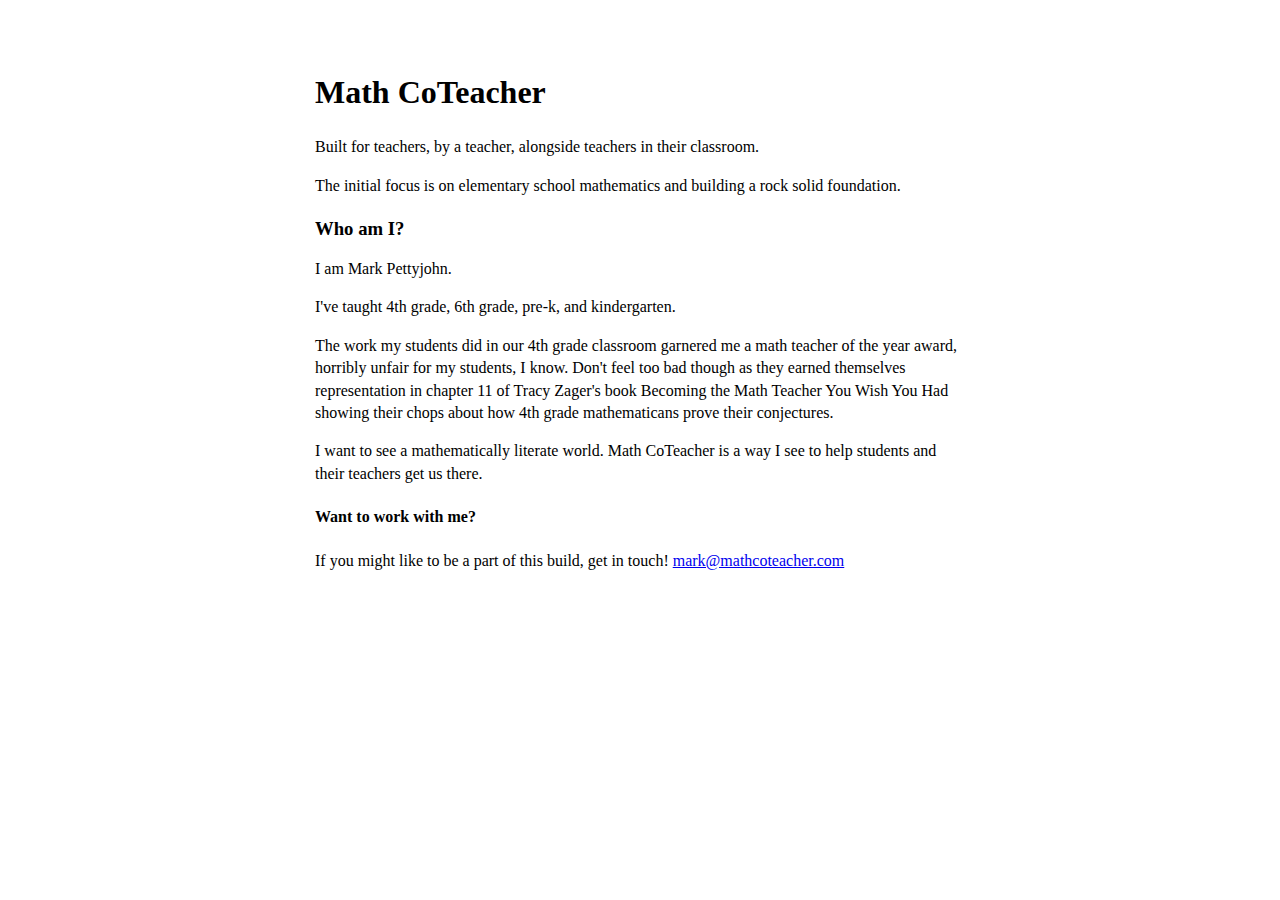
<file: index.html>
<!DOCTYPE html>
<html lang="en">
<head>
    <meta charset="UTF-8">
    <meta http-equiv="X-UA-Compatible" content="IE=edge">
    <meta name="viewport" content="width=device-width, initial-scale=1.0">
    <title>Math CoTeacher</title>
    <style>
	body { 
	  line-height: 1.4;
	    font-size: 16px;
	    padding: 0 10px;
	    margin: 50px auto;
	    max-width: 650px;
	}

	#maincontent
	{
	max-width:42em;margin:15 auto;
	}
    .note {
            font-style: italic;
            font-size: 0.9em;
        }
        .no-underline:link, .no-underline:visited {
    text-decoration: none;
    color: inherit;
}

.no-underline:hover, .no-underline:focus {
    text-decoration: none;
}
.members-list {
    margin-top: 0;
}
h3 {
    margin-bottom: 4px;
}

</style>
</head>
<body>
<div id="maincontent" style="margin-top:70px">
        <h1 class="main-heading">Math CoTeacher </h1>
        <p>
            Built for teachers, by a teacher, alongside teachers in their classroom.
            </p>
         <p> 
            The initial focus is on elementary school mathematics and building a rock solid foundation.
            </p>
        
        <h3>Who am I? </h3>
        <p> I am Mark Pettyjohn.</p>
        <p>I've taught 4th grade, 6th grade, pre-k, and kindergarten. </p>
            <p>The work my students did in our 4th grade classroom garnered me a math teacher of the year award, horribly unfair for my students, I know. Don't feel too bad though as they earned themselves representation in chapter 11 of Tracy Zager's book <a href="https://www.routledge.com/Becoming-the-Math-Teacher-You-Wish-Youd-Had-Ideas-and-Strategies-from-Vibrant-Classrooms/JohnstonZager/p/book/9781571109965" class="no-underline">Becoming the Math Teacher You Wish You Had</a> showing their chops about how 4th grade mathematicans prove their conjectures.</p>
            <p>I want to see a mathematically literate world. Math CoTeacher is a way I see to help students and their teachers get us there.</p>

        <h4>Want to work with me?</h4>
        <p>If you might like to be a part of this build, get in touch! <a href="mailto:mark@mathcoteacher.com” class="email-link">mark@mathcoteacher.com</a></p>
    </div>
</body>
</html>
</file>
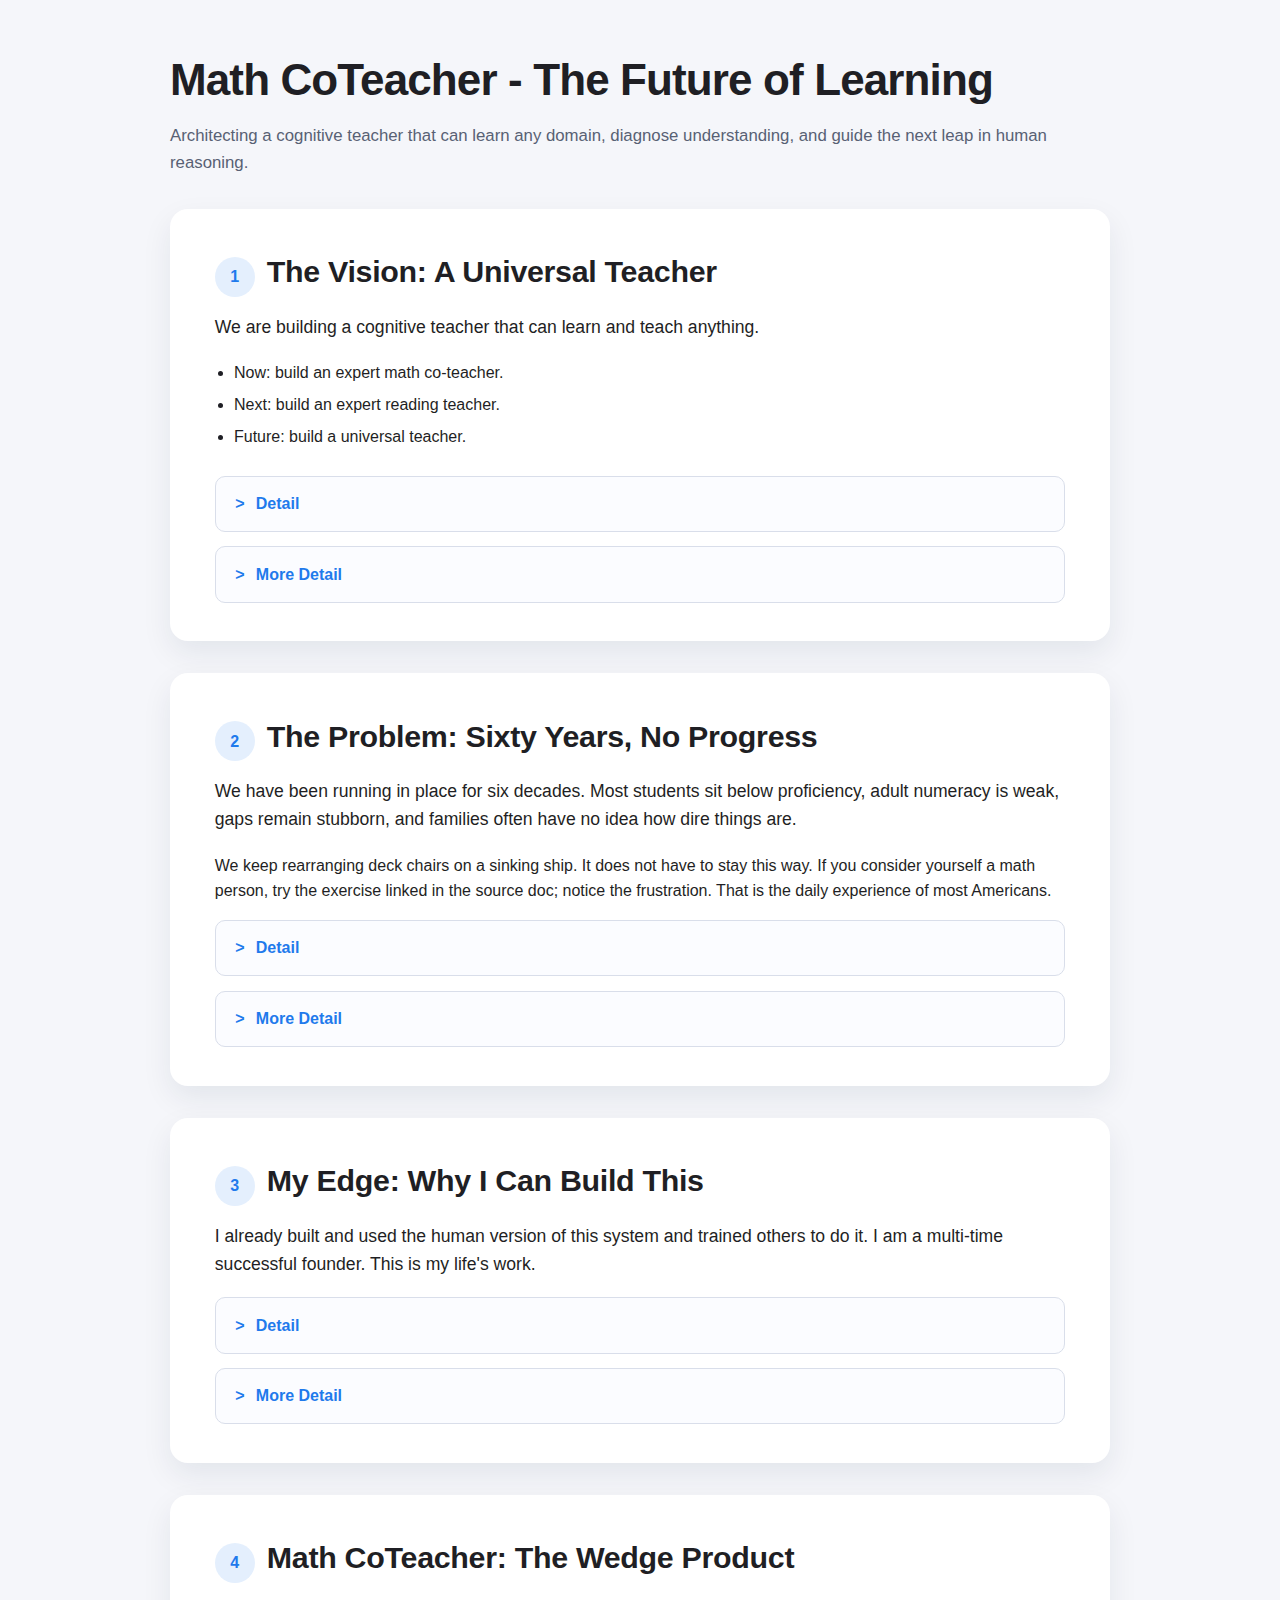
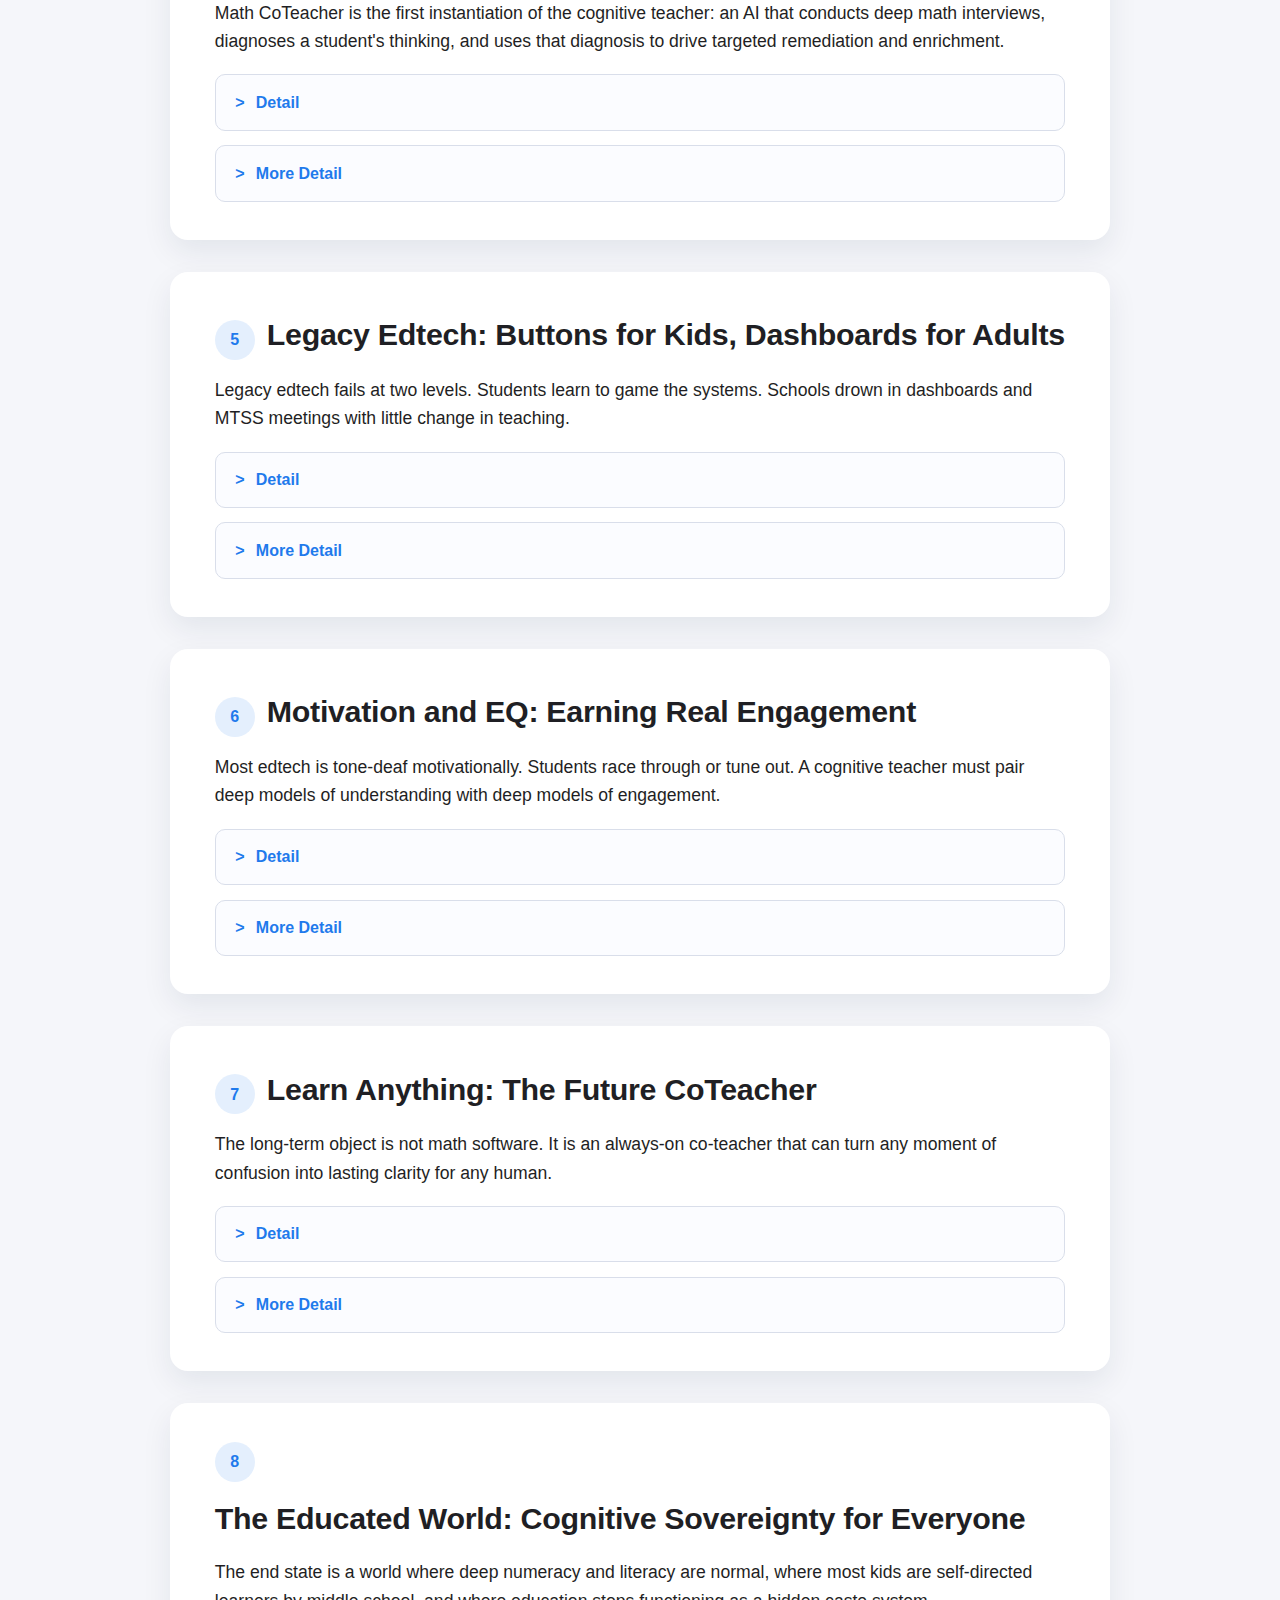
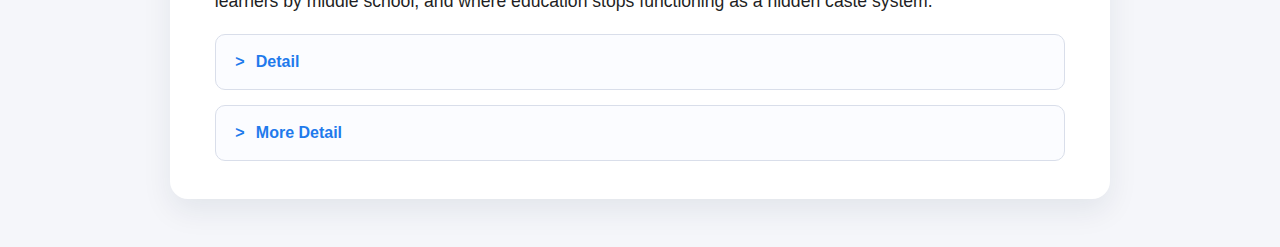
<file: 34.html>
<!DOCTYPE html>
<html lang="en">
<head>
  <meta charset="UTF-8">
  <meta name="viewport" content="width=device-width, initial-scale=1.0">
  <title>Math CoTeacher - The Future of Learning</title>
  <style>
    :root {
      --page-bg: #f5f6fa;
      --card-bg: #ffffff;
      --text-color: #1f1f24;
      --muted-text: #586174;
      --accent: #1f7aec;
      --border-color: #d9deea;
      --shadow: 0 12px 30px rgba(18, 38, 63, 0.08);
      --radius-lg: 18px;
      --radius-sm: 10px;
      --max-width: 940px;
    }

    * {
      box-sizing: border-box;
    }

    body {
      margin: 0;
      padding: 0 1.2rem 3rem;
      font-family: -apple-system, BlinkMacSystemFont, "Segoe UI", Roboto, Helvetica, Arial, sans-serif;
      background: var(--page-bg);
      color: var(--text-color);
      line-height: 1.6;
    }

    .page {
      max-width: var(--max-width);
      margin: 0 auto;
      padding-top: 2.8rem;
    }

    .page-header h1 {
      margin: 0 0 0.5rem;
      font-size: clamp(2rem, 5vw, 2.75rem);
      letter-spacing: -0.02em;
    }

    .page-header p {
      margin: 0;
      color: var(--muted-text);
      font-size: 1.05rem;
    }

    .card {
      background: var(--card-bg);
      border-radius: var(--radius-lg);
      box-shadow: var(--shadow);
      padding: 2rem 1.6rem;
      margin-top: 2rem;
    }

    @media (min-width: 640px) {
      .card {
        padding: 2.4rem 2.8rem;
      }
    }

    .card-header {
      display: flex;
      flex-wrap: wrap;
      gap: 0.75rem;
      align-items: baseline;
      margin-bottom: 1rem;
    }

    .card-number {
      display: inline-flex;
      align-items: center;
      justify-content: center;
      width: 40px;
      height: 40px;
      font-weight: 700;
      color: var(--accent);
      background: rgba(31, 122, 236, 0.12);
      border-radius: 50%;
      flex-shrink: 0;
    }

    .card-header h2 {
      margin: 0;
      font-size: clamp(1.4rem, 3.6vw, 1.9rem);
      letter-spacing: -0.01em;
    }

    .lead {
      font-size: 1.1rem;
      margin: 0 0 1.2rem;
    }

    .key-points {
      margin: 0 0 1.6rem;
      padding-left: 1.2rem;
    }

    .key-points li {
      margin-bottom: 0.4rem;
    }

    details {
      border: 1px solid var(--border-color);
      border-radius: var(--radius-sm);
      padding: 0.9rem 1rem;
      background: #fbfcff;
      margin-top: 1rem;
    }

    details summary {
      list-style: none;
      cursor: pointer;
      display: flex;
      align-items: center;
      gap: 0.5rem;
      font-weight: 600;
      color: var(--accent);
      outline: none;
    }

    details summary::marker,
    details summary::-webkit-details-marker {
      display: none;
    }

    details summary::before {
      content: '>';
      display: inline-flex;
      align-items: center;
      justify-content: center;
      width: 1rem;
      height: 1rem;
      font-weight: 700;
      transform: rotate(0deg);
      transition: transform 0.25s ease;
      color: var(--accent);
    }

    details[open] summary::before {
      transform: rotate(90deg);
    }

    details:focus-within {
      box-shadow: 0 0 0 3px rgba(31, 122, 236, 0.15);
    }

    details + details {
      margin-top: 0.9rem;
    }

    .details-content {
      margin-top: 0.8rem;
      color: var(--text-color);
    }

    .details-content p {
      margin: 0 0 1rem;
    }

    .details-content ul,
    .details-content ol {
      margin: 0 0 1.2rem 1.2rem;
      padding-left: 0.2rem;
    }

    .details-content li {
      margin-bottom: 0.55rem;
    }

    .callout {
      background: #f2f6ff;
      border-left: 4px solid var(--accent);
      padding: 0.8rem 1rem;
      border-radius: var(--radius-sm);
      color: var(--muted-text);
      font-size: 0.95rem;
    }

    .subheading {
      font-weight: 700;
      margin: 1.4rem 0 0.6rem;
    }

    .two-column {
      display: grid;
      gap: 1rem;
    }

    @media (min-width: 880px) {
      .two-column {
        grid-template-columns: repeat(2, minmax(0, 1fr));
      }
    }

    a.inline-link {
      color: var(--accent);
      text-decoration: none;
      border-bottom: 1px solid rgba(31, 122, 236, 0.3);
    }

    a.inline-link:hover {
      border-bottom-color: var(--accent);
    }
  </style>
</head>
<body>
  <main class="page">
    <header class="page-header">
      <h1>Math CoTeacher - The Future of Learning</h1>
      <p>Architecting a cognitive teacher that can learn any domain, diagnose understanding, and guide the next leap in human reasoning.</p>
    </header>

    <section class="card" id="vision">
      <div class="card-header">
        <span class="card-number">1</span>
        <h2>The Vision: A Universal Teacher</h2>
      </div>
      <p class="lead">We are building a cognitive teacher that can learn and teach anything.</p>
      <ul class="key-points">
        <li>Now: build an expert math co-teacher.</li>
        <li>Next: build an expert reading teacher.</li>
        <li>Future: build a universal teacher.</li>
      </ul>
      <details>
        <summary>Detail</summary>
        <div class="details-content">
          <p>The long-term goal is an AI system that does what expert teachers do across domains: understand how understanding develops, locate a learner along that path, and design the next step to move them forward.</p>
          <p>Great teachers rely on an internal map of how thinking grows. Today these maps are implicit, scattered across research, or stored in a handful of experts' heads. We are turning that wisdom into an engine that can build, refine, and use cognitive frameworks so every learner gets world-class, individualized teaching.</p>
        </div>
      </details>
      <details>
        <summary>More Detail</summary>
        <div class="details-content">
          <p>Expert teaching is not just content knowledge plus clear explanation. It requires an internal, dynamic model of learning. In any domain, master teachers can answer questions like:</p>
          <ul>
            <li>What stages do students typically move through as they advance from novice to fluent?</li>
            <li>Which misconceptions are productive stepping stones and which derail progress?</li>
            <li>What is the smallest next move that will nudge this specific learner forward?</li>
          </ul>
          <p>In math, frameworks like Battista's Cognitively Based Assessment (CBA) and Clements and Sarama's Learning Trajectories make that internal model explicit: learning is a trajectory, not a checklist. Similar trajectories exist in reading, writing, scientific reasoning, design, and music, but they are rarely operationalized.</p>
          <p>The vision is an AI cognitive teacher that can represent developmental maps explicitly, infer where a learner sits based on their reasoning, choose actions known to move them, and use resulting data to refine both the map and the teaching policy. Math is the first proving ground. Once the loop of framework &lt;-&gt; data &lt;-&gt; AI decisions &lt;-&gt; learning outcomes works, we have a method for teaching anything, not just another subject chatbot.</p>
        </div>
      </details>
    </section>

    <section class="card" id="problem">
      <div class="card-header">
        <span class="card-number">2</span>
        <h2>The Problem: Sixty Years, No Progress</h2>
      </div>
      <p class="lead">We have been running in place for six decades. Most students sit below proficiency, adult numeracy is weak, gaps remain stubborn, and families often have no idea how dire things are.</p>
      <p>We keep rearranging deck chairs on a sinking ship. It does not have to stay this way. If you consider yourself a math person, try the exercise linked in the source doc; notice the frustration. That is the daily experience of most Americans.</p>
      <details>
        <summary>Detail</summary>
        <div class="details-content">
          <p>Long-term assessments like NAEP and international benchmarks like TIMSS all tell the same story:</p>
          <ul>
            <li>Math achievement in the United States has barely moved in decades.</li>
            <li>Oscillations exist&mdash;small gains, pandemic dips&mdash;but the long-term trend is flat.</li>
            <li>Adult skills mirror this: many adults struggle with multi-step quantitative reasoning in everyday life.</li>
          </ul>
          <p>At the same time, research has advanced. We know more about learning trajectories, early math predictors, and the tight numeracy-literacy connection. Billions have poured into reforms, materials, and interventions. Meta-analyses stack up. And still the charts stay flat.</p>
          <p class="callout">[Insert NAEP chart here if the asset already exists in the project.]</p>
          <p>Most parents believe their children are fine. Grades often inflate or fail to align with external benchmarks, so families and educators operate on different maps. Students can collect As and Bs while building shaky math foundations. That was my story too.</p>
        </div>
      </details>
      <details>
        <summary>More Detail</summary>
        <div class="details-content">
          <h3 class="subheading">1. The long-term picture</h3>
          <ul>
            <li>NAEP Long-Term Trend scores for 13-year-olds have hovered in the same band for roughly 50 years. Modest gains in the early 2000s have now slid back toward 1970s levels.</li>
            <li>NAEP's proficient bar is not an honor roll label; it signals solid, grade-level mastery. Yet only about a quarter of eighth graders reach proficient or above in math. Reading is not much better.</li>
            <li>Internationally, the United States sits in the middle of the pack on TIMSS and PISA, despite outspending many peers.</li>
            <li>Adult assessments such as PIAAC echo the pattern: simple one-step tasks are manageable, but multi-step reasoning and applied numeracy cause steep drop-offs.</li>
          </ul>
          <p>These trends span generations. We reap what we sow. Even as trillion becomes casual in public discourse, we tolerate mathematical illiteracy. It does not have to stay this way.</p>
          <h3 class="subheading">2. Hidden damage: parents, grades, and illusions</h3>
          <p>The flat lines would alarm people if they saw them clearly. Most families do not.</p>
          <ul>
            <li>Parents rely on report cards, see mostly As and Bs, and conclude their child is fine.</li>
            <li>They rarely know how those grades relate to state tests, national benchmarks, or genuine readiness for algebra and beyond.</li>
            <li>They often do not realize how falling short of proficiency quietly closes doors to future careers.</li>
          </ul>
          <p>Teachers see a different reality:</p>
          <ul>
            <li>Students with decent grades who cannot reason flexibly with fractions, ratios, or multi-step problems.</li>
            <li>Classes moving forward while fragile understanding goes unaddressed.</li>
            <li>Standards-based grading attempting clarity but often drowning families in noise.</li>
          </ul>
          <p>The result is a mass illusion of adequacy. Locally everyone feels fine; nationally the floor stays low.</p>
          <h3 class="subheading">3. Why reforms have not moved the needle</h3>
          <p>Across decades, education has been awash in reform efforts:</p>
          <ul>
            <li>New standards from back-to-basics to Common Core.</li>
            <li>Accountability regimes and new funding formulas.</li>
            <li>Waves of curriculum adoptions.</li>
            <li>Research-backed interventions boasting impressive effect sizes.</li>
          </ul>
          <p>Two hard truths explain the lack of impact:</p>
          <ul>
            <li>Most reforms operate at the policy and logistics layer, not the cognition layer. They decide which standards or curricula to adopt and entrench testing systems, but they rarely change how teachers understand the subject, elicit reasoning, or rebuild misconceptions.</li>
            <li>The bottlenecks for teachers remain untouched: time, access to dense cognitive frameworks, and the difficulty of mastering diagnostic craft amid constant churn.</li>
          </ul>
          <p>We see the Red Queen effect: the system runs faster&mdash;new initiatives, mandates, dashboards&mdash;yet student understanding stays put.</p>
          <h3 class="subheading">4. Why math, why early, why now</h3>
          <p>Research is clear:</p>
          <ul>
            <li>Early math skills are among the strongest predictors of later academic success, including reading.</li>
            <li>Math and literacy achievement are tightly correlated.</li>
            <li>Students with robust conceptual understanding of arithmetic are far likelier to succeed in algebra, unlocking STEM pathways.</li>
          </ul>
          <p>Yet we still operate on a wait-to-fail model. Arithmetic weaknesses go unaddressed until middle school, where they surface as algebra crises. The social and emotional costs are higher by then, and we produce generations comfortable saying, "I am not a math person."</p>
          <p>Math CoTeacher attacks that bottleneck directly:</p>
          <ul>
            <li>Start where trajectories matter most: upper-elementary multiplicative reasoning and fractions, the hinge between counting and algebra worlds.</li>
            <li>Give teachers and students an always-on co-teacher that spots and rebuilds misconceptions before they calcify.</li>
            <li>Replace illusions of adequacy with clear maps that show families and educators what is solid, what is fragile, and what comes next.</li>
          </ul>
          <p>For 60 years, debates about curricula or squeezing extra points from assessments have been noise. The point is to bend the flat graph upward.</p>
        </div>
      </details>
    </section>

    <section class="card" id="edge">
      <div class="card-header">
        <span class="card-number">3</span>
        <h2>My Edge: Why I Can Build This</h2>
      </div>
      <p class="lead">I already built and used the human version of this system and trained others to do it. I am a multi-time successful founder. This is my life's work.</p>
      <details>
        <summary>Detail</summary>
        <div class="details-content">
          <p>I bring deep domain expertise to the problem:</p>
          <ul>
            <li>I have used CBA and Learning Trajectories in real classrooms.</li>
            <li>I designed and refined an Arithmetic to Algebra framework grounded in that research.</li>
            <li>I have run 1:1 interviews at scale and trained teachers to do the same.</li>
          </ul>
          <p>That yields three rare assets:</p>
          <ul>
            <li>A mature, structured cognitive framework for mathematics.</li>
            <li>Practical know-how for eliciting, interpreting, and acting on student reasoning.</li>
            <li>The ability to label and evaluate teacher moves and student states&mdash;the high-quality data AI needs.</li>
          </ul>
          <p>In startup terms: founder-market fit, a proprietary framework, and a realistic path to a defensible data moat.</p>
        </div>
      </details>
      <details>
        <summary>More Detail</summary>
        <div class="details-content">
          <p>Most education AI projects fail in one of two ways:</p>
          <ul>
            <li>Tech-first teams with shallow mental models of teaching build sophisticated answer checkers that miss real learning.</li>
            <li>Education-first teams with rich expertise never find product-market fit or do not know how to build data-hungry systems.</li>
          </ul>
          <p>I sit in the middle.</p>
          <p>I have personally:</p>
          <ul>
            <li>Run hundreds of student interviews with frameworks like CBA and Learning Trajectories.</li>
            <li>Watched how specific prompts surface specific misconceptions or developmental transitions.</li>
            <li>Learned the difference between a student getting an answer right and reorganizing their thinking.</li>
          </ul>
          <p>I have also:</p>
          <ul>
            <li>Built my own cognitive framework, doing the hard conceptual work of defining levels, misconceptions, and instructional moves.</li>
            <li>Scaled practice by training other educators, so I know how to build the human teams that gather and label data.</li>
          </ul>
          <p>Beyond education, I have founded two successful startups, been recognized as a math teacher of the year, had my classroom featured in a book, and spent fifteen years immersed in the history and potential of education.</p>
          <p>When I talk about capturing reasoning traces, I am not speculating. I know what the data looks like, how messy it is, and what label space matters. That is crucial for building:</p>
          <ul>
            <li>Training datasets that go beyond right or wrong.</li>
            <li>Reward models for reinforcement learning that reflect real pedagogy.</li>
            <li>Interfaces teachers will actually use instead of abandoning after pilot.</li>
          </ul>
          <p>At the start, I am the teacher brain critiquing model behavior. Over time I can codify that brain into processes, guidelines, and training data, so a small expert team can scale the judgment. On a VC whiteboard, that reads: unique data, unique insight, and a path from solo founder to scalable system.</p>
        </div>
      </details>
    </section>

    <section class="card" id="math-coteacher">
      <div class="card-header">
        <span class="card-number">4</span>
        <h2>Math CoTeacher: The Wedge Product</h2>
      </div>
      <p class="lead">Math CoTeacher is the first instantiation of the cognitive teacher: an AI that conducts deep math interviews, diagnoses a student's thinking, and uses that diagnosis to drive targeted remediation and enrichment.</p>
      <details>
        <summary>Detail</summary>
        <div class="details-content">
          <p>Math CoTeacher starts in grades 3-5 and extends through algebra. It mirrors what elite teachers do in a one-on-one interview:</p>
          <ul>
            <li>Elicit the student's reasoning, not just their answers.</li>
            <li>Map that reasoning onto a detailed learning trajectory.</li>
            <li>Select the next best question, task, or explanation to strengthen conceptual and procedural understanding.</li>
          </ul>
          <p>I have already run the analog version with human teachers using frameworks like CBA. Math CoTeacher is that practice, scaled digitally. Every interaction becomes data about the student's attempts, language, inferred level, teacher move, and outcome. The AI keeps getting smarter at diagnosis and instruction.</p>
        </div>
      </details>
      <details>
        <summary>More Detail</summary>
        <div class="details-content">
          <p>In its analog form, Math CoTeacher is a structured one-on-one process where a teacher:</p>
          <ul>
            <li>Classifies the student's reasoning (for example, additive thinking with counting strategies, multiplicative thinking with unit confusion, or early functional reasoning).</li>
            <li>Identifies specific misconceptions or partial understandings.</li>
            <li>Chooses the next move: a probe question, a representation shift, or a targeted routine.</li>
          </ul>
          <p>This is powerful but does not scale. The digital version solves for that:</p>
          <div class="two-column">
            <div>
              <h4 class="subheading">Elicitation</h4>
              <p>The system runs the interview, posing rich problems, asking follow-ups, and encouraging students to surface their strategies and misconceptions.</p>
            </div>
            <div>
              <h4 class="subheading">Cognitive mapping</h4>
              <p>It uses the counting-to-algebra framework as the state space, inferring levels, misconceptions, and strengths from transcripts and logs.</p>
            </div>
            <div>
              <h4 class="subheading">Instruction and data generation</h4>
              <p>The AI chooses the next probe or teaching move, while logging utterances, inferred state, chosen move, and outcomes. The loop produces the data needed to make both the framework and the AI sharper over time.</p>
            </div>
          </div>
          <p>Math CoTeacher is both product and laboratory: immediate value for students and teachers, and a continuous engine for refining cognitive frameworks in any domain.</p>
        </div>
      </details>
    </section>

    <section class="card" id="legacy-edtech">
      <div class="card-header">
        <span class="card-number">5</span>
        <h2>Legacy Edtech: Buttons for Kids, Dashboards for Adults</h2>
      </div>
      <p class="lead">Legacy edtech fails at two levels. Students learn to game the systems. Schools drown in dashboards and MTSS meetings with little change in teaching.</p>
      <details>
        <summary>Detail</summary>
        <div class="details-content">
          <p>Students and educators experience shallow systems that reward speed over thinking and generate surface-level data. Budgets bloat, dashboards multiply, yet the same students finish far from grade level.</p>
        </div>
      </details>
      <details>
        <summary>More Detail</summary>
        <div class="details-content">
          <h3 class="subheading">1. Student experience: beating the platform</h3>
          <p>Students quickly discover how to satisfy the software without learning:</p>
          <ul>
            <li><strong>Gaming the system:</strong> rapid guessing, clicking through hints, memorizing item patterns.</li>
            <li><strong>Extrinsic reward hijack:</strong> points, badges, leaderboards, and skins become the real goal.</li>
            <li><strong>Escape behavior:</strong> racing through assignments like a standardized test finished in 15 minutes with random answers.</li>
          </ul>
          <p>These behaviors require almost no deep thinking because the design primarily tracks correctness and completion, not reasoning quality.</p>
          <h3 class="subheading">2. School leader experience: the MTSS hamster wheel</h3>
          <p>Leaders invest in MTSS structures:</p>
          <ul>
            <li>Adopt screeners and interim assessments.</li>
            <li>Purchase platforms that generate dashboards.</li>
            <li>Run data meetings, intervention blocks, and RTI teams.</li>
          </ul>
          <p>On paper it looks robust, yet year-end data reveals the same patterns: students remain below grade level, the same names stay on Tier 2 and Tier 3 rosters, inequities persist.</p>
          <p>Leaders describe the process as labor-intensive, emotionally draining, and akin to rearranging deck chairs on the Titanic. The tools do not encode deep models of how understanding develops, so the data cannot guide meaningful instruction.</p>
          <p>My claim: the issue is not a lack of dashboards but a lack of systems that see and act on student thinking. A cognitive teacher flips the script by pushing explicit frameworks, rich reasoning traces, and targeted instructional moves into daily practice.</p>
          <p>To a VC, this is not "IXL bad, us good." It is a categorical difference: Math CoTeacher encodes how understanding develops and uses that intelligence to drive student and adult decisions. Legacy tools do not.</p>
        </div>
      </details>
    </section>

    <section class="card" id="motivation">
      <div class="card-header">
        <span class="card-number">6</span>
        <h2>Motivation and EQ: Earning Real Engagement</h2>
      </div>
      <p class="lead">Most edtech is tone-deaf motivationally. Students race through or tune out. A cognitive teacher must pair deep models of understanding with deep models of engagement.</p>
      <details>
        <summary>Detail</summary>
        <div class="details-content">
          <p>Current platforms push gamified candy or encourage escape behaviors because they have not earned trust. By contrast, expert teachers build rapport, read affect, shift tone, and invite students into hard thinking. Large language models can now emulate parts of that EQ layer. We treat motivation as another modeling problem.</p>
        </div>
      </details>
      <details>
        <summary>More Detail</summary>
        <div class="details-content">
          <h3 class="subheading">1. How motivation fails today</h3>
          <ul>
            <li><strong>Game-first mode:</strong> students chase points, badges, and streaks while minimizing learning.</li>
            <li><strong>Escape mode:</strong> students hate the experience and mash through just to be done.</li>
            <li>Both modes are rational responses to systems that feel impersonal, judgmental, irrelevant, and non-negotiable.</li>
          </ul>
          <p>Motivation is the gatekeeper for cognition. Without buy-in, frameworks never get exercised.</p>
          <h3 class="subheading">2. What expert teachers actually do</h3>
          <p>In one-on-one settings, master teachers run a parallel motivational engine:</p>
          <ul>
            <li>Build rapport quickly using humor, warmth, and genuine curiosity.</li>
            <li>Read affective signals and distinguish boredom from anxiety or shutdown.</li>
            <li>Respond culturally and linguistically, honoring identity markers.</li>
            <li>Set adaptive challenge: lowering the bar to build momentum, raising it to avoid boredom.</li>
            <li>Frame meaning and show evidence of growth so students see why the work matters.</li>
          </ul>
          <p>I have done this in real classrooms. I know how to get almost any student to engage with fidelity.</p>
          <h3 class="subheading">3. A roadmap for EQ in an AI co-teacher</h3>
          <p>We approach EQ in three layers:</p>
          <ol>
            <li><strong>Detect motivational states.</strong> Treat engagement like another hidden state, using interaction patterns, timing, and language cues to infer whether a student is engaged, anxious, avoidant, or bored.</li>
            <li><strong>Learn motivational moves.</strong> Encode strategies from expert teachers&mdash;normalizing struggle, offering choices, reflecting feelings, using strength-based framing&mdash;and learn which moves shift behavior.</li>
            <li><strong>Adapt across cultures and identities.</strong> Build multilingual, culturally aware, bias-conscious interactions by collaborating with educators, collecting diverse data, and stress-testing for fairness.</li>
          </ol>
          <p>The thesis: cognitive framework plus reasoning traces plus motivational intelligence equals a true co-teacher, not a math robot. Legacy edtech treats motivation as glitter on worksheets. We treat it as a first-class modeling problem.</p>
        </div>
      </details>
    </section>

    <section class="card" id="future">
      <div class="card-header">
        <span class="card-number">7</span>
        <h2>Learn Anything: The Future CoTeacher</h2>
      </div>
      <p class="lead">The long-term object is not math software. It is an always-on co-teacher that can turn any moment of confusion into lasting clarity for any human.</p>
      <details>
        <summary>Detail</summary>
        <div class="details-content">
          <p>Imagine the fundamental unit of progress as the synaptic moment&mdash;the 200 milliseconds where a brain either builds a durable idea or reinforces a misconception. The scarce resource becomes cognitive attention at the learner's edge. The defensibility becomes a living reasoning map sharpened with every use. The product becomes a cognition layer that elicits, interprets, and advances human reasoning.</p>
          <p>Math CoTeacher is the first wedge. If we can see and move mathematical reasoning for a nine-year-old working on multiplicative thinking, the same substrate can lift reasoning about options pricing, CRISPR, or electrical circuits.</p>
        </div>
      </details>
      <details>
        <summary>More Detail</summary>
        <div class="details-content">
          <p>Two demos make the future visceral:</p>
          <h3 class="subheading">Scenario 1: The boardroom diagnosis</h3>
          <p>A fourth grader who was two years behind now derives the quadratic formula while whispering to an AI in her glasses. The investor asks for go-to-market; I ask for their emergency-brake customer. It is every human who will hit confusion in the next ten minutes. The app then exposes and repairs the investor's own distributive property gap in real time. The market shifts from "students" to every brain running house-of-cards math.</p>
          <h3 class="subheading">Scenario 2: Cognitive sovereignty in ten seconds</h3>
          <p>I put on smart glasses and ask, "Explain why negative times negative is positive." The system reveals I never owned the concept. Multiply that gap by billions: shoppers, electricians, coders. The customer who "has not been born yet" is simply a new version of the same human, reborn once their illusion of understanding is shattered and rebuilt.</p>
          <p>Underneath the theatrics lies a simple architecture: elicit rich reasoning, diagnose it on a cognitive map, intervene with the next move (including motivational move), and ledger growth as portable proof. Math is the starting beachhead because early numeracy predicts later success and we already possess a strong map. The destination is a learn-anything co-teacher that quietly pulls reasoning up a notch in any domain.</p>
        </div>
      </details>
    </section>

    <section class="card" id="educated-world">
      <div class="card-header">
        <span class="card-number">8</span>
        <h2>The Educated World: Cognitive Sovereignty for Everyone</h2>
      </div>
      <p class="lead">The end state is a world where deep numeracy and literacy are normal, where most kids are self-directed learners by middle school, and where education stops functioning as a hidden caste system.</p>
      <details>
        <summary>Detail</summary>
        <div class="details-content">
          <p>Today education behaves like a sorting machine. Kids move in age cohorts through one-size-fits-no-one curricula, graded with signals that hide more than they reveal. Many fall off the path to higher-order math and complex reading long before adolescence, usually along socioeconomic lines. Math CoTeacher aims to flip that script.</p>
        </div>
      </details>
      <details>
        <summary>More Detail</summary>
        <div class="details-content">
          <h3 class="subheading">The old regime: industrial schooling and hidden castes</h3>
          <p>In the current system:</p>
          <ul>
            <li>Students are processed in age cohorts with generic curricula.</li>
            <li>Teachers rarely receive training in cognitive science, learning trajectories, or diagnostic interviewing.</li>
            <li>Assessment relies on proxies: letter grades conflating mastery with compliance, periodic tests sampling narrow skills, proficiency labels that obscure what students actually know.</li>
          </ul>
          <p>The result is brutal: by middle school many students are locked out of advanced mathematics and complex reading. Adult numeracy data shows the echo decades later, disproportionally along socioeconomic and racial lines. Parents often cannot see the problem because report cards do not align with reality.</p>
          <h3 class="subheading">The new regime: cognition as infrastructure</h3>
          <p>An educated world looks different in three ways:</p>
          <ul>
            <li><strong>Reasoning is visible and actionable.</strong> Learning maps grounded in cognitive trajectories replace opaque grades. Evidence clips, whiteboard snapshots, and transcripts make understanding tangible.</li>
            <li><strong>Teachers become high-leverage coaches.</strong> A co-teacher system watches cognition unfold and provides real-time prompts. Embedded professional development, automated planning, and distilled insights give teachers superpowers instead of impossible workloads.</li>
            <li><strong>Learners own their trajectory.</strong> Students see where they are, set specific goals, and carry a mastery ledger that travels beyond a single school. As basic skills solidify early, adolescents can become self-directed explorers by middle school.</li>
          </ul>
          <p>The payoff is cognitive sovereignty: anyone can interrogate their understanding and grow it on demand without winning the teacher or school lottery. Math CoTeacher is the first serious attempt to build the infrastructure that future requires.</p>
        </div>
      </details>
    </section>
  </main>
</body>
</html>
</file>
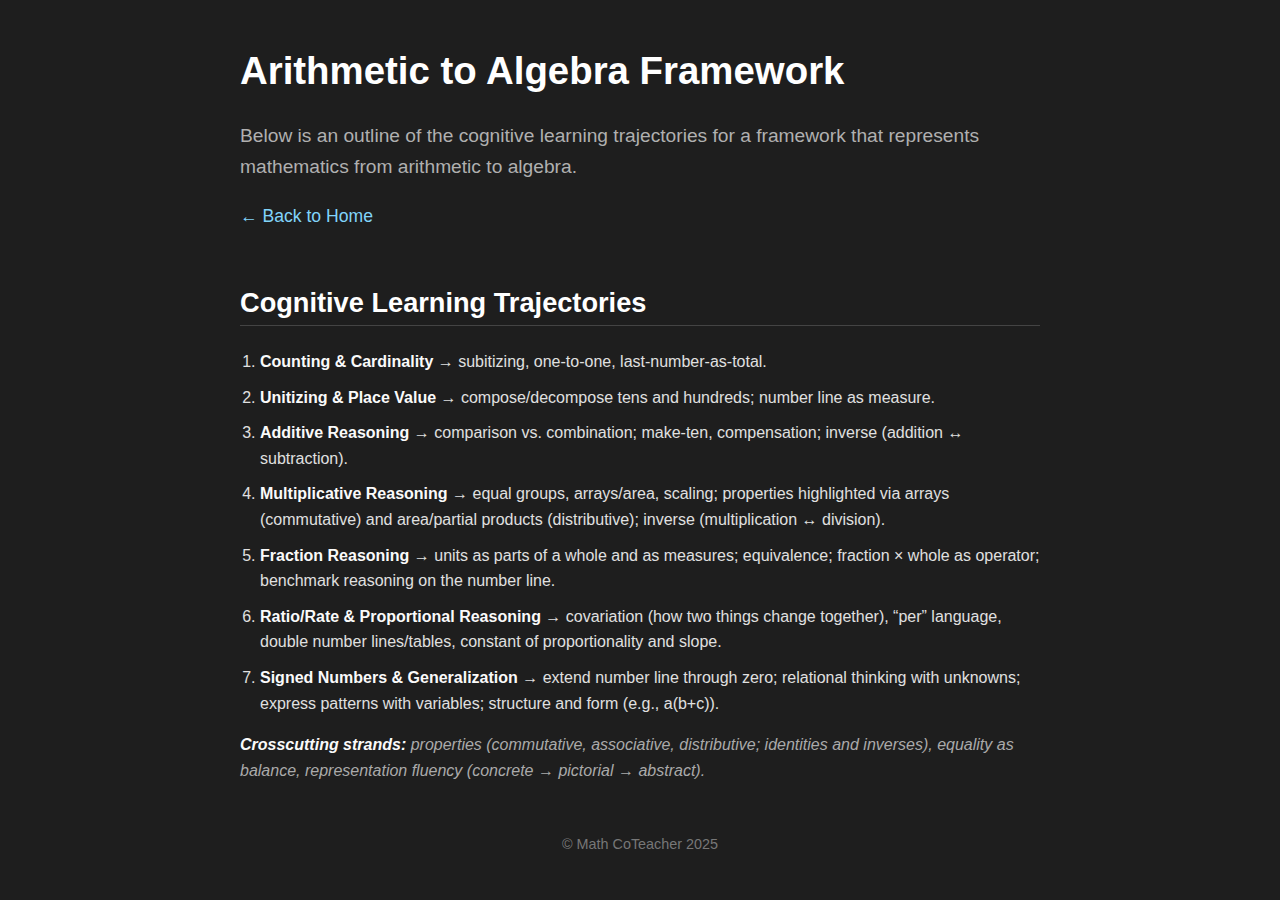
<file: a2a.html>
<!DOCTYPE html>
<html lang="en">
<head>
    <meta charset="UTF-8">
    <meta name="viewport" content="width=device-width, initial-scale=1.0">
    <title>Arithmetic to Algebra Framework</title>
    <style>
        /* Minimal CSS for readability - "Minimal Dark" Style */
        body {
            font-family: -apple-system, BlinkMacSystemFont, "Segoe UI", Roboto, 
                         Helvetica, Arial, sans-serif, "Apple Color Emoji", 
                         "Segoe UI Emoji", "Segoe UI Symbol";
            line-height: 1.6;
            max-width: 800px;
            margin: 0 auto;
            padding: 20px;
            color: #e0e0e0; /* Light gray text, not pure white */
            background-color: #1e1e1e; /* Dark gray background, not pure black */
        }
        h1, h2, h3 {
            line-height: 1.3;
            color: #ffffff;
        }
        h1 {
            font-size: 2.4em;
        }
        h2 {
            font-size: 1.7em;
            margin-top: 35px;
            border-bottom: 1px solid #444; /* Subtle divider */
            padding-bottom: 5px;
        }
        ul, ol {
            padding-left: 20px;
        }
        li {
            margin-bottom: 10px;
        }
        a {
            color: #81d4fa; /* Light, readable blue */
            text-decoration: none;
        }
        a:hover {
            text-decoration: underline;
        }
        header p {
            font-size: 1.2em;
            color: #b0b0b0;
        }
        .emphasis {
            font-style: italic;
            color: #aaa;
        }
        strong {
            color: #fafafa; /* Make bold text slightly brighter */
        }
        .link-blue {
            color: #81d4fa;
        }
        /* Style for navigation link */
        .nav-link {
            display: inline-block;
            margin-bottom: 20px;
            font-size: 1.1em;
        }

    </style>
</head>
<body>
    <main>
        <header>
            <h1>Arithmetic to Algebra Framework</h1>
            <p>Below is an outline of the cognitive learning trajectories for a framework that represents mathematics from arithmetic to algebra.</p>
        </header>

        <a href="index.html" class="nav-link">← Back to Home</a>

        <section>
            <h2>Cognitive Learning Trajectories</h2>
            <ol>
                <li><strong>Counting & Cardinality</strong> → subitizing, one-to-one, last-number-as-total.</li>
                <li><strong>Unitizing & Place Value</strong> → compose/decompose tens and hundreds; number line as measure.</li>
                <li><strong>Additive Reasoning</strong> → comparison vs. combination; make-ten, compensation; inverse (addition ↔ subtraction).</li>
                <li><strong>Multiplicative Reasoning</strong> → equal groups, arrays/area, scaling; properties highlighted via arrays (commutative) and area/partial products (distributive); inverse (multiplication ↔ division).</li>
                <li><strong>Fraction Reasoning</strong> → units as parts of a whole and as measures; equivalence; fraction × whole as operator; benchmark reasoning on the number line.</li>
                <li><strong>Ratio/Rate & Proportional Reasoning</strong> → covariation (how two things change together), “per” language, double number lines/tables, constant of proportionality and slope.</li>
                <li><strong>Signed Numbers & Generalization</strong> → extend number line through zero; relational thinking with unknowns; express patterns with variables; structure and form (e.g., a(b+c)).</li>
            </ol>
            <p class="emphasis"><strong>Crosscutting strands:</strong> properties (commutative, associative, distributive; identities and inverses), equality as balance, representation fluency (concrete → pictorial → abstract).</p>
        </section>
    </main>
        
    <footer>
        <p style="text-align: center; font-size: 0.9em; color: #777; margin-top: 50px;">&copy; Math CoTeacher 2025</p>
    </footer>
</body>
</html>
</file>
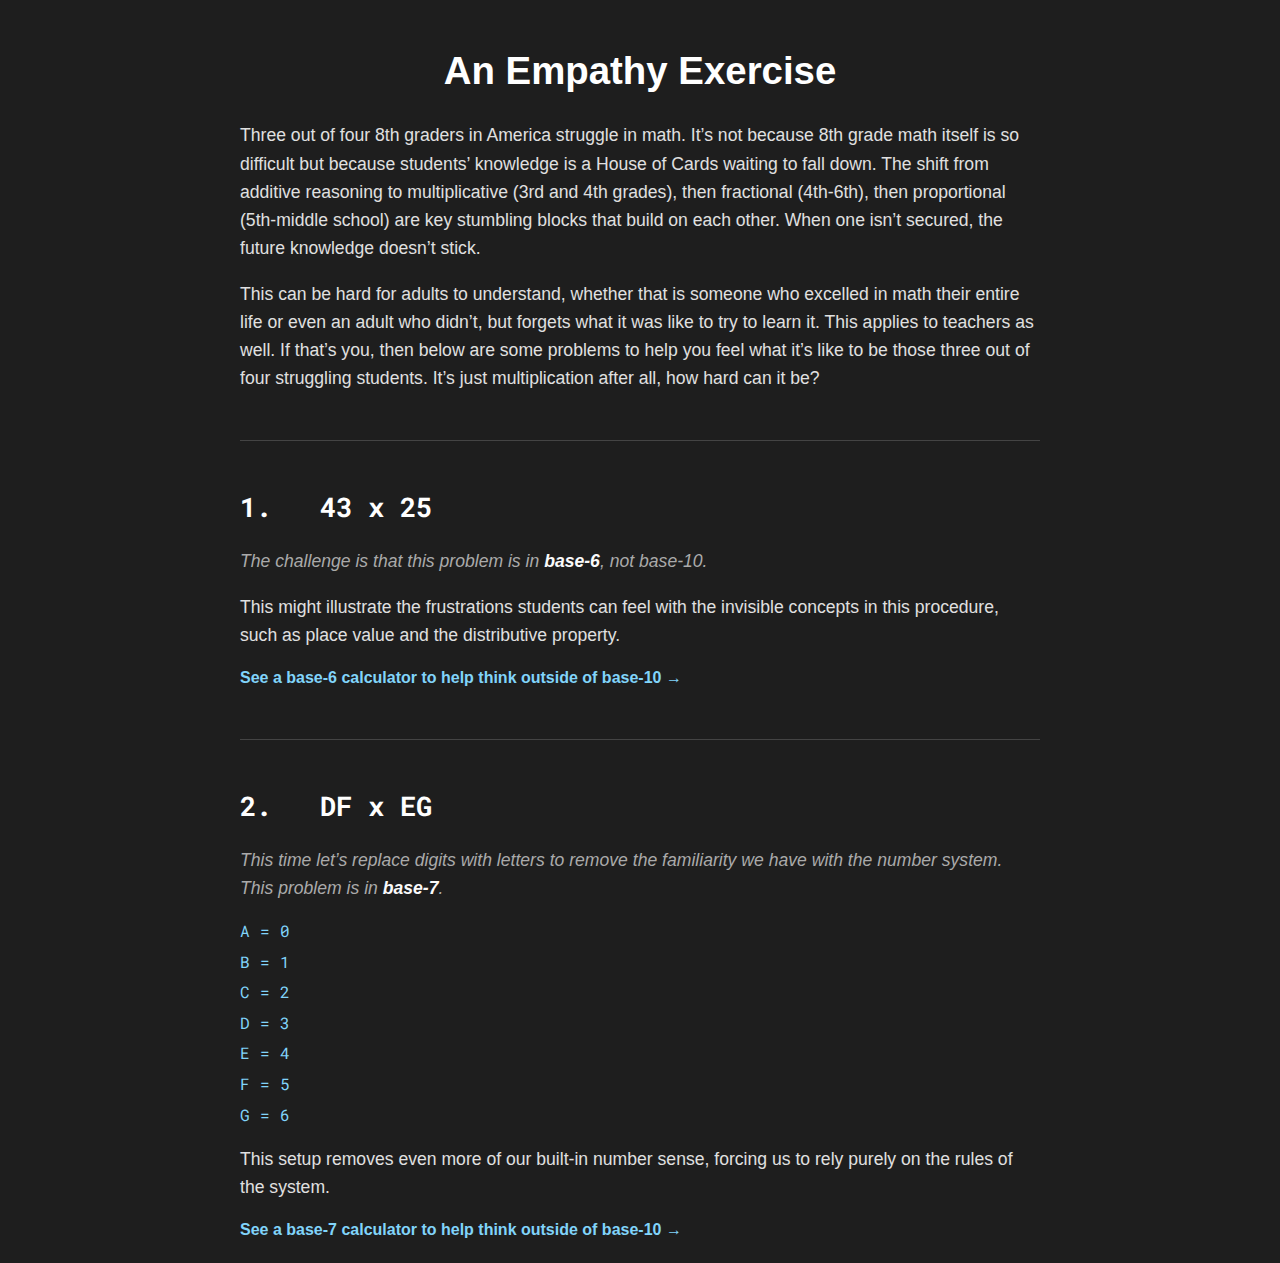
<file: math.html>
<!DOCTYPE html>
<html lang="en">
<head>
    <meta charset="UTF-8">
    <meta name="viewport" content="width=device-width, initial-scale=1.0">
    <title>Math Empathy Challenge</title>
    <!-- Import font for the problem section -->
    <link href="https://fonts.googleapis.com/css2?family=Roboto+Mono:wght@500&display=swap" rel="stylesheet">
    <style>
        /* --- Minimal CSS for readability - "Minimal Dark" Style --- */
        body {
            font-family: -apple-system, BlinkMacSystemFont, "Segoe UI", Roboto, 
                         Helvetica, Arial, sans-serif, "Apple Color Emoji", 
                         "Segoe UI Emoji", "Segoe UI Symbol";
            line-height: 1.6;
            margin: 0 auto;
            padding: 20px;
            color: #e0e0e0; /* Light gray text, not pure white */
            background-color: #1e1e1e; /* Dark gray background, not pure black */
        }
        
        main {
            max-width: 800px;
            margin: 0 auto;
        }

        h1, h2, h3 {
            line-height: 1.3;
            color: #ffffff;
        }

        h1 {
            font-size: 2.4em;
            text-align: center;
        }

        h2 {
            font-size: 1.7em;
            margin-top: 35px;
            /* Use the mono font for the problem headings */
            font-family: 'Roboto Mono', monospace;
        }

        ul, ol {
            padding-left: 20px;
        }

        li {
            margin-bottom: 10px;
        }

        p {
            margin-bottom: 1rem;
            font-size: 1.1em;
        }

        a {
            color: #81d4fa; /* Light, readable blue */
            text-decoration: none;
            font-weight: 700;
        }

        a:hover {
            text-decoration: underline;
        }

        /* Class from Option 3 for italic emphasis */
        .emphasis {
            font-style: italic;
            color: #aaa;
        }

        strong {
            color: #fafafa; /* Make bold text slightly brighter */
        }

        hr {
            border: 0;
            border-top: 1px solid #444;
            margin: 3rem 0;
        }

        /* Specific style for the base-7 number list */
        .mono-list {
            list-style: none;
            padding-left: 0;
        }

        .mono-list li {
            font-family: 'Roboto Mono', monospace;
            color: #81d4fa; /* Accent color */
            margin-bottom: 5px;
        }
    </style>
</head>
<body>

    <main>
        <header>
            <h1>An Empathy Exercise</h1>
        </header>
        
        <p>Three out of four 8th graders in America struggle in math. It’s not because 8th grade math itself is so difficult but because students’ knowledge is a House of Cards waiting to fall down. The shift from additive reasoning to multiplicative (3rd and 4th grades), then fractional (4th-6th), then proportional (5th-middle school) are key stumbling blocks that build on each other. When one isn’t secured, the future knowledge doesn’t stick.</p>
        <p>This can be hard for adults to understand, whether that is someone who excelled in math their entire life or even an adult who didn’t, but forgets what it was like to try to learn it. This applies to teachers as well. If that’s you, then below are some problems to help you feel what it’s like to be those three out of four struggling students. It’s just multiplication after all, how hard can it be?</p>

        <hr>

        <section>
            <h2>1. &nbsp; 43 x 25</h2>
            <p class="emphasis">The challenge is that this problem is in <strong>base-6</strong>, not base-10.</p>
            <p>This might illustrate the frustrations students can feel with the invisible concepts in this procedure, such as place value and the distributive property.</p>
            <a href="./base6.html" target="_blank">
                See a base-6 calculator to help think outside of base-10 &rarr;
            </a>
        </section>

        <hr>

        <section>
            <h2>2. &nbsp; DF x EG</h2>
            <p class="emphasis">This time let’s replace digits with letters to remove the familiarity we have with the number system. This problem is in <strong>base-7</strong>.</p>
             <ul class="mono-list">
                <li>A = 0</li>
                <li>B = 1</li>
                <li>C = 2</li>
                <li>D = 3</li>
                <li>E = 4</li>
                <li>F = 5</li>
                <li>G = 6</li>
            </ul>
            <p>This setup removes even more of our built-in number sense, forcing us to rely purely on the rules of the system.</p>
            <a href="./base7.html" target="_blank">
                See a base-7 calculator to help think outside of base-10 &rarr;
            </a>
        </section>

    </main>

</body>
</html>
</file>
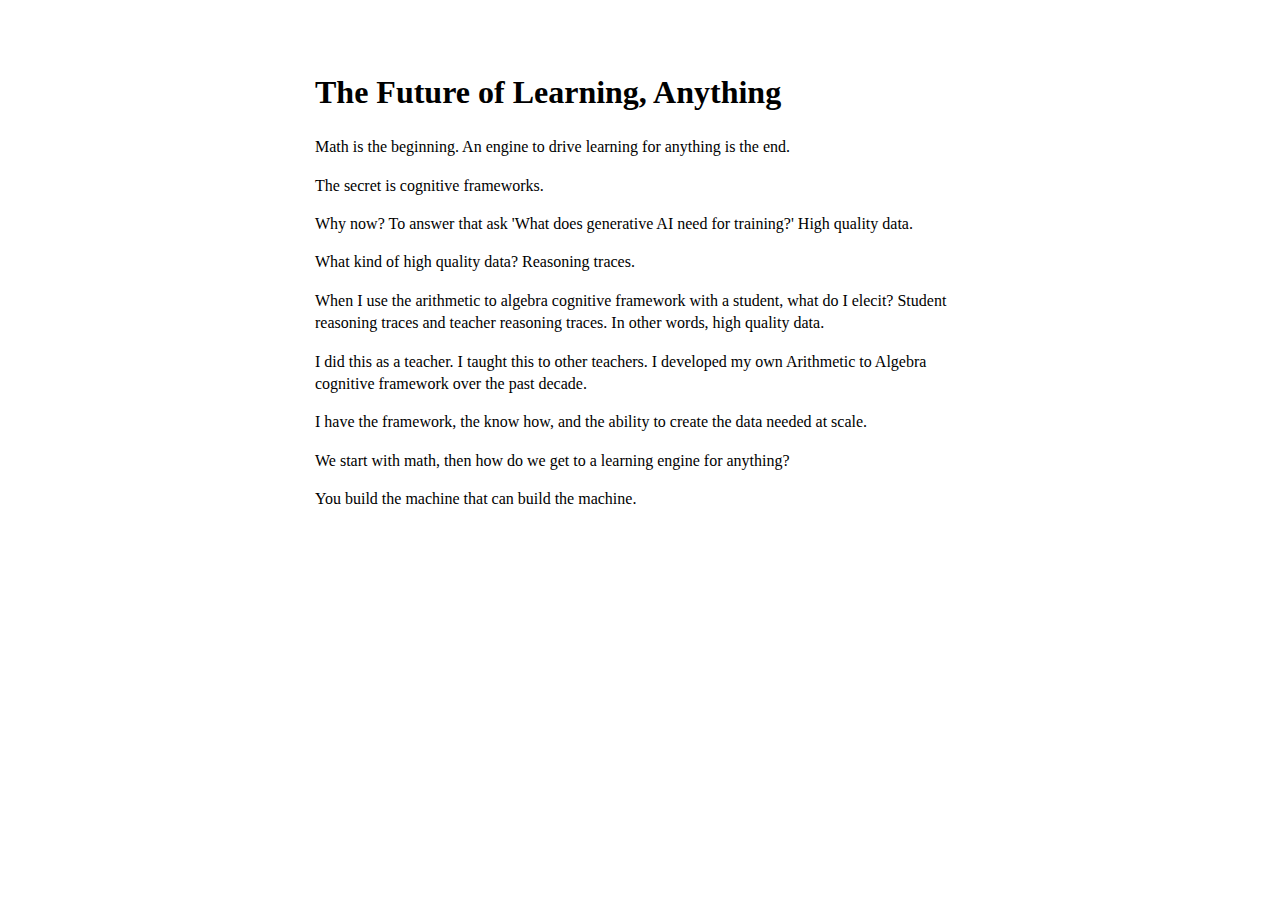
<file: order64.html>
<!DOCTYPE html>
<html lang="en">
<head>
    <meta charset="UTF-8">
    <meta http-equiv="X-UA-Compatible" content="IE=edge">
    <meta name="viewport" content="width=device-width, initial-scale=1.0">
    <title>Math CoTeacher</title>
    <style>
	body { 
	  line-height: 1.4;
	    font-size: 16px;
	    padding: 0 10px;
	    margin: 50px auto;
	    max-width: 650px;
	}

	#maincontent
	{
	max-width:42em;margin:15 auto;
	}
    .note {
            font-style: italic;
            font-size: 0.9em;
        }
        .no-underline:link, .no-underline:visited {
    text-decoration: none;
    color: inherit;
}

.no-underline:hover, .no-underline:focus {
    text-decoration: none;
}
.members-list {
    margin-top: 0;
}
h3 {
    margin-bottom: 4px;
}

</style>
</head>
<body>
<div id="maincontent" style="margin-top:70px">
        <h1 class="main-heading">The Future of Learning, Anything </h1>
        <p>
            Math is the beginning. An engine to drive learning for anything is the end.
            </p>
         <p> The secret is cognitive frameworks. 
            </p>
            <p>Why now? To answer that ask 'What does generative AI need for training?' High quality data. 
                
                </p>
            <p>What kind of high quality data? Reasoning traces. 
                
                </p>
            <p>When I use the arithmetic to algebra cognitive framework with a student, what do I elecit? Student reasoning traces and teacher reasoning traces. In other words, high quality data.</p>
        
            <p> I did this as a teacher. I taught this to other teachers. I developed my own Arithmetic to Algebra cognitive framework over the past decade.</p>
            <p> I have the framework, the know how, and the ability to create the data needed at scale. </p>
            
            
            <p>We start with math, then how do we get to a learning engine for anything?</p>
            <p>You build the machine that can build the machine.</p>

    </div>
</body>
</html>
</file>
